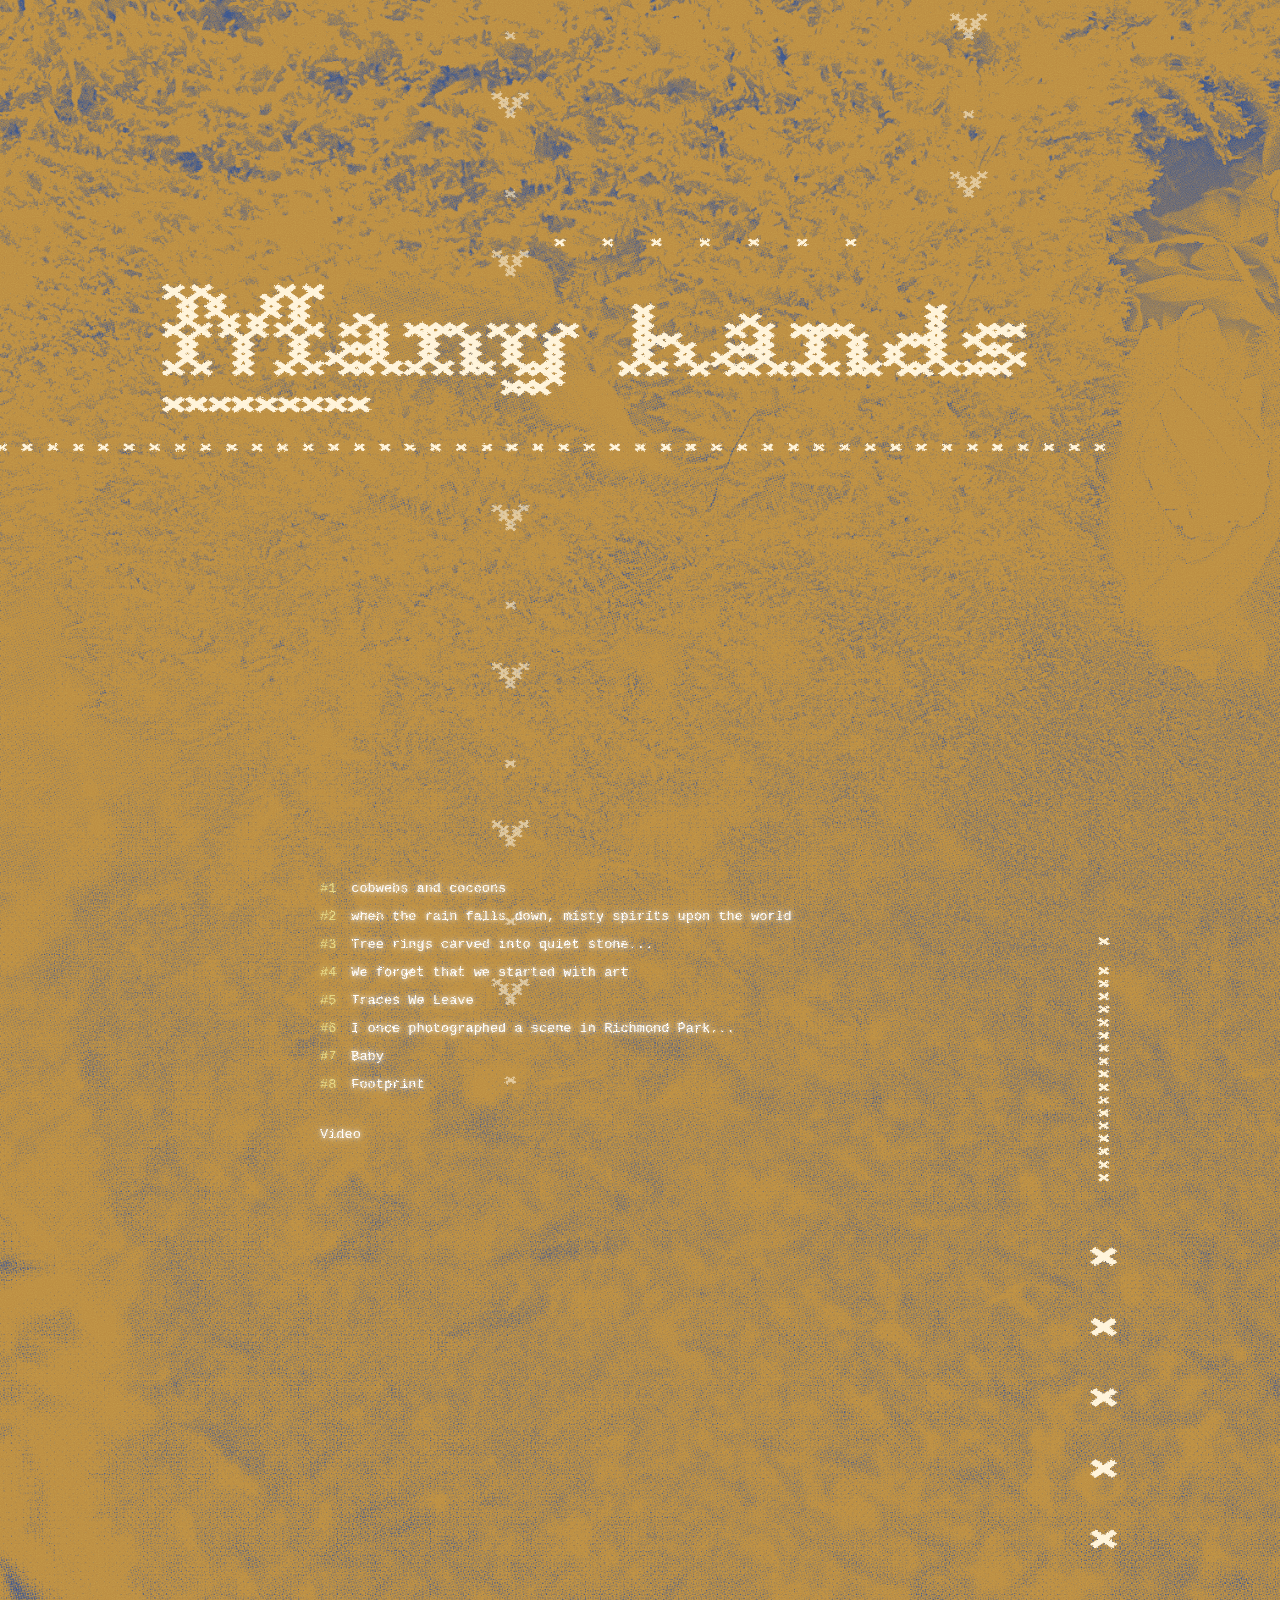
<file: index.html>
<!DOCTYPE html>
<html lang="en">
<head>
  <meta charset="utf-8">
  <meta name="viewport" content="width=device-width, initial-scale=1">
  <title>My Archive</title>
  <link rel="stylesheet" href="style.css">
</head>
<body class="home">
  <!-- Grainy edge effect used by the links (see style.css) -->
  <svg width="0" height="0" style="position:absolute" aria-hidden="true">
    <filter id="grain" x="-10%" y="-10%" width="120%" height="120%">
      <feTurbulence type="fractalNoise" baseFrequency="0.8" numOctaves="2" result="noise"/>
      <feDisplacementMap in="SourceGraphic" in2="noise" scale="2.5" xChannelSelector="R" yChannelSelector="G"/>
    </filter>
    <!-- Slowly flickering grain used by the title pictures -->
    <filter id="shimmer" x="0" y="0" width="100%" height="100%">
      <feTurbulence type="fractalNoise" baseFrequency="0.7" numOctaves="2" seed="1" result="noise">
        <animate attributeName="seed" values="1;2;3;4;5;6;7;8" dur="1.6s"
                 calcMode="discrete" repeatCount="indefinite"/>
      </feTurbulence>
      <feDisplacementMap in="SourceGraphic" in2="noise" scale="3" xChannelSelector="R" yChannelSelector="G"/>
    </filter>
  </svg>

  <!-- One tall page (2 screens high) with the background behind everything -->
  <div class="page">

    <!-- Title picture, top of the page -->
    <picture>
      <source media="(min-width: 768px)" srcset="images/title-desktop.png">
      <img class="title" src="images/title-phone.png" alt="Archive title">
    </picture>

    <!-- Links, lower down on the same background -->
    <div class="menu">
      <ol class="links">
        <li><a href="page1.html">cobwebs and cocoons</a></li>
        <li><a href="page2.html">when the rain falls down, misty spirits upon the world</a></li>
        <li><a href="page3.html">Tree rings carved into quiet stone...</a></li>
        <li><a href="page4.html">We forget that we started with art</a></li>
        <li><a href="page5.html">Traces We Leave </a></li>
        <li><a href="page6.html">I once photographed a scene in Richmond Park...</a></li>
        <li><a href="page7.html">Baby</a></li>
        <li><a href="page8.html">Footprint</a></li>
      </ol>
      <p class="video-link"><a href="video.html">Video</a></p>
    </div>

  </div>
</body>
</html>
</file>
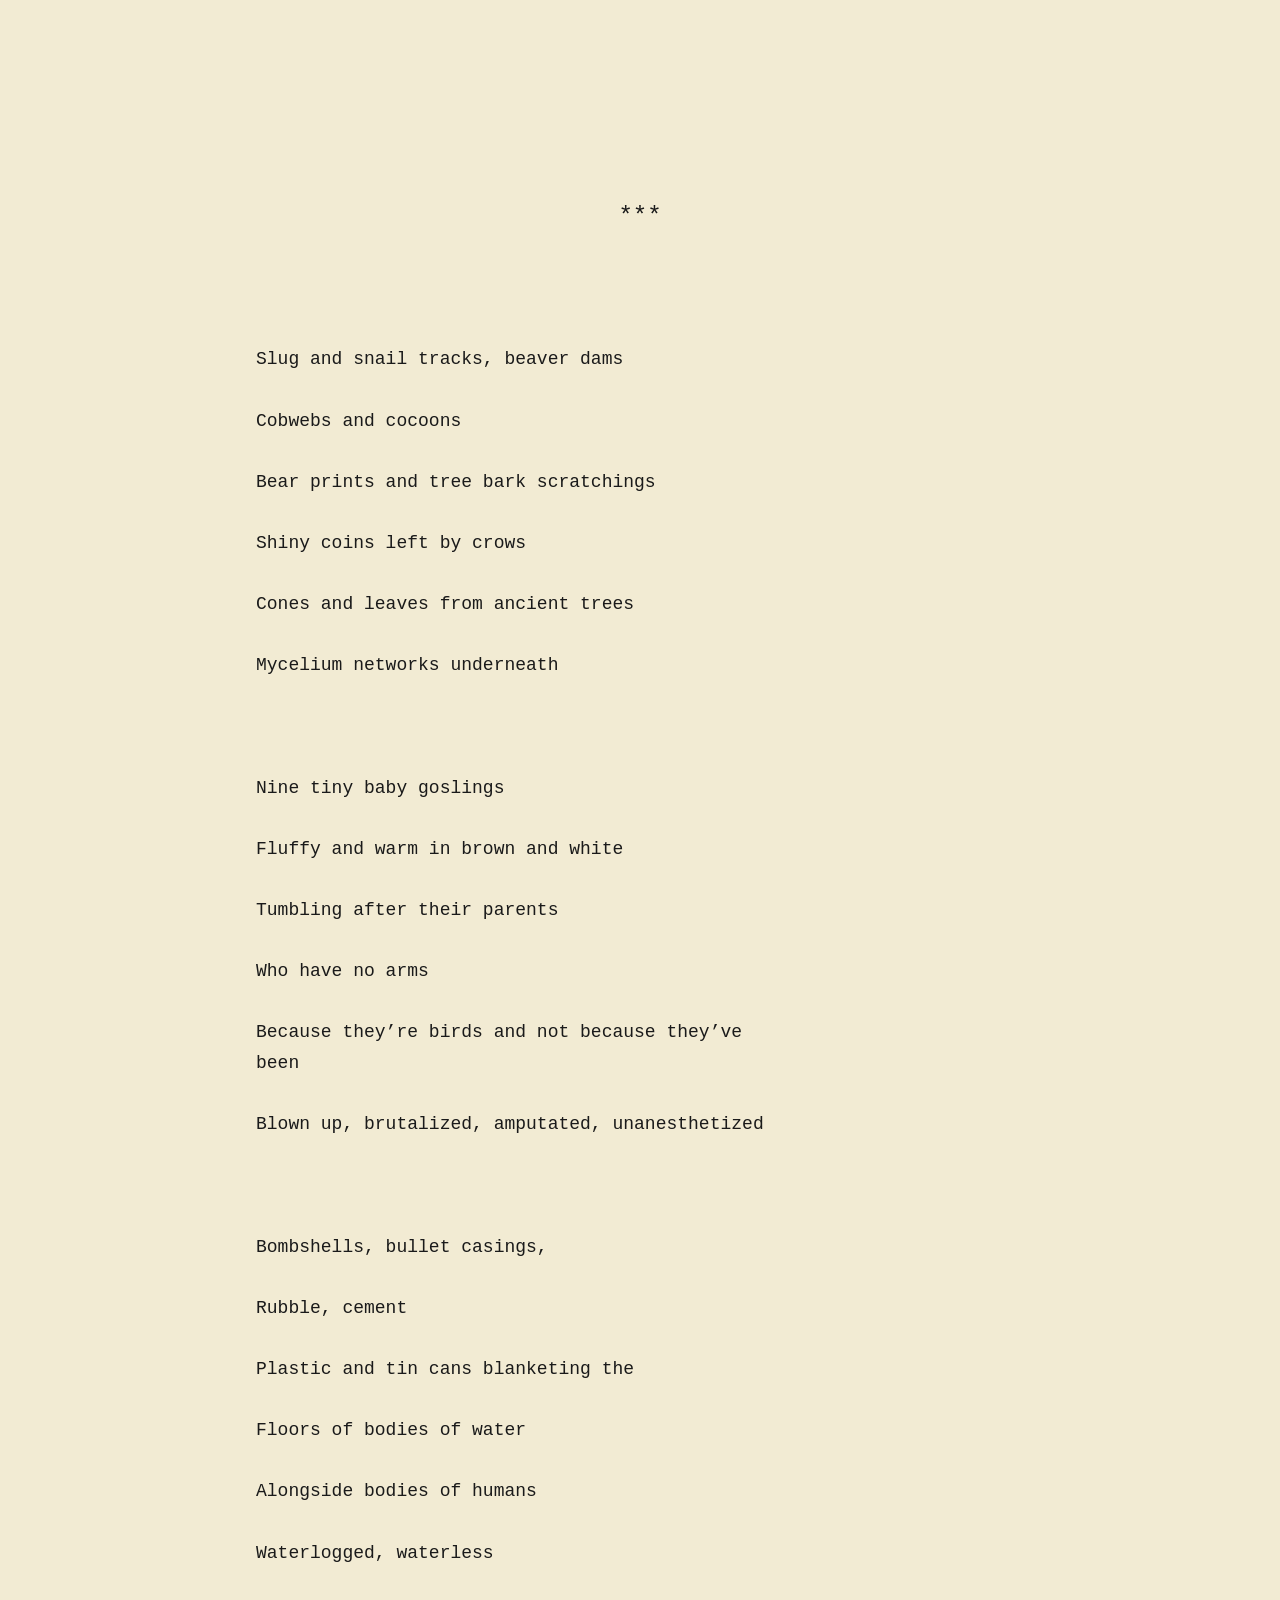
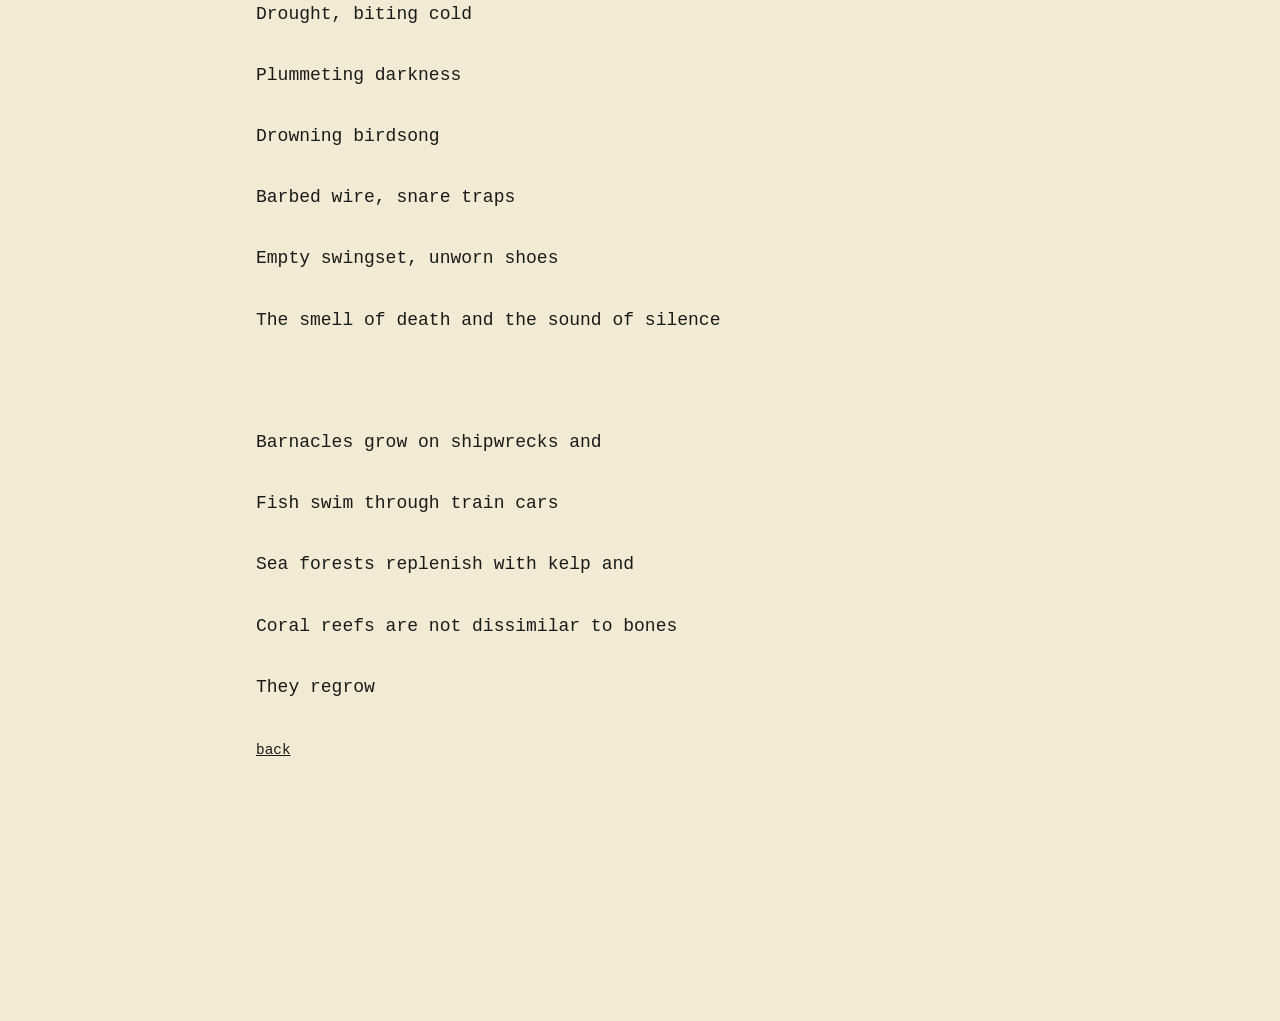
<file: page1.html>
<!DOCTYPE html>
<html lang="en">
<head>
  <meta charset="utf-8">
  <meta name="viewport" content="width=device-width, initial-scale=1">
  <title>cowebs and cocoons</title>
  <link rel="stylesheet" href="style.css">
</head>
<body class="poem">
  <p class="stars">***</p>

  <!-- Replace the text below with yours. Each <p> is a paragraph or stanza;
       line breaks inside a <p> are kept exactly as you type them. -->
  <article class="text">
    <p>Slug and snail tracks, beaver dams 

Cobwebs and cocoons 

Bear prints and tree bark scratchings 

Shiny coins left by crows 

Cones and leaves from ancient trees 

Mycelium networks underneath 

 

Nine tiny baby goslings 

Fluffy and warm in brown and white 

Tumbling after their parents 

Who have no arms 

Because they’re birds and not because they’ve been 

Blown up, brutalized, amputated, unanesthetized 

 

Bombshells, bullet casings, 

Rubble, cement 

Plastic and tin cans blanketing the 

Floors of bodies of water 

Alongside bodies of humans 

Waterlogged, waterless 

Drought, biting cold 

Plummeting darkness 

Drowning birdsong 

Barbed wire, snare traps 

Empty swingset, unworn shoes 

The smell of death and the sound of silence 

 

Barnacles grow on shipwrecks and  

Fish swim through train cars 

Sea forests replenish with kelp and 

Coral reefs are not dissimilar to bones 

They regrow </p>

    <p class="back"><a href="index.html">back</a></p>
  </article>
</body>
</html>
</file>
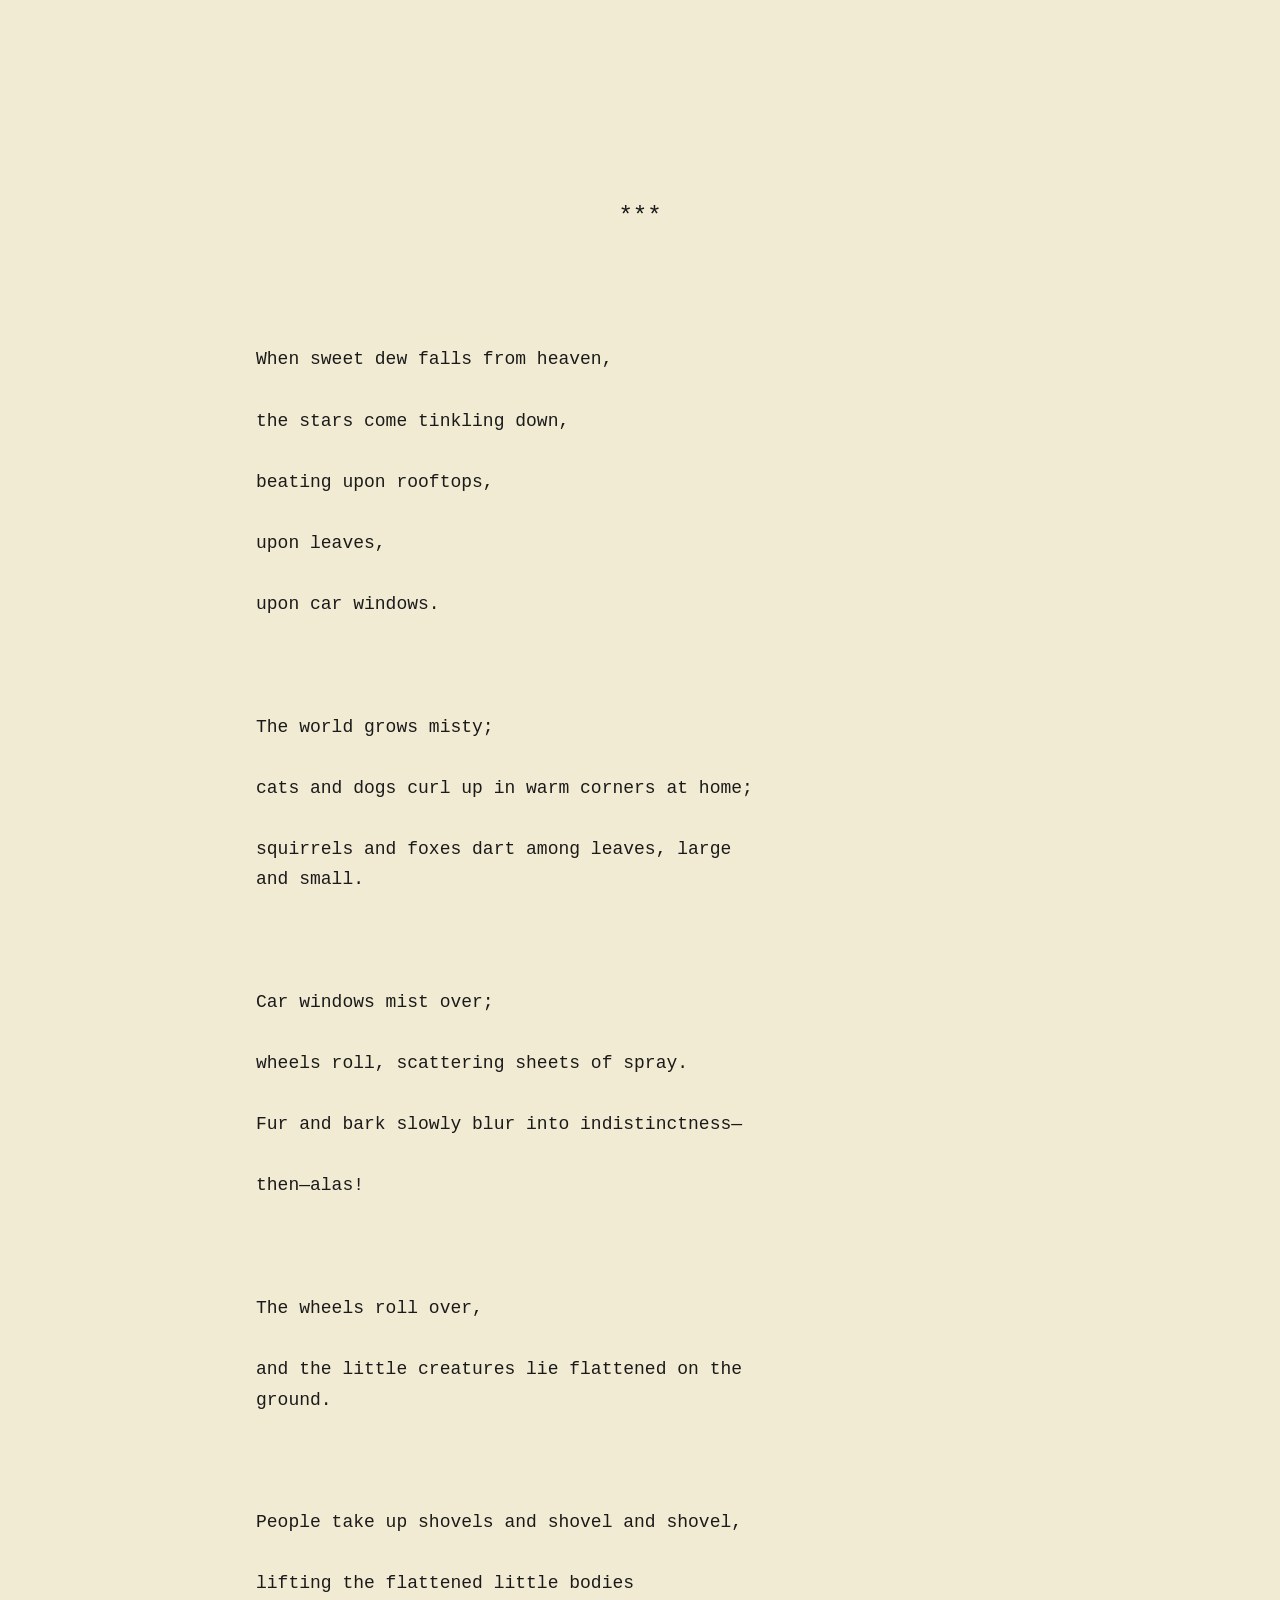
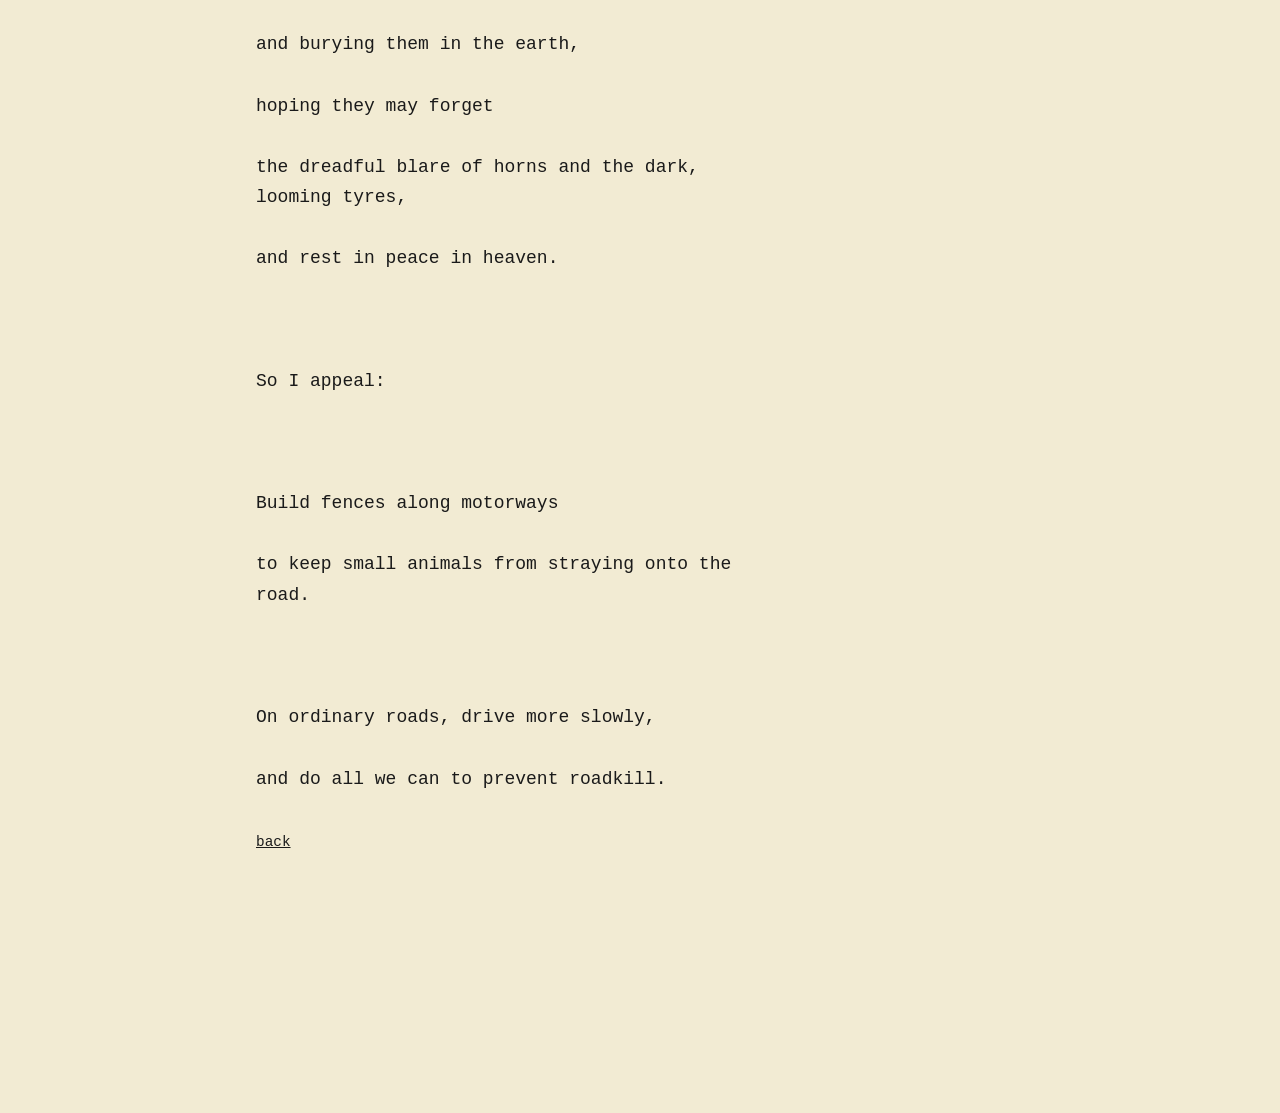
<file: page2.html>
<!DOCTYPE html>
<html lang="en">
<head>
  <meta charset="utf-8">
  <meta name="viewport" content="width=device-width, initial-scale=1">
  <title>when the rain falls down, misty spirits upon the world</title>
  <link rel="stylesheet" href="style.css">
</head>
<body class="poem">
  <p class="stars">***</p>

  <!-- Replace the text below with yours. Each <p> is a paragraph or stanza;
       line breaks inside a <p> are kept exactly as you type them. -->
  <article class="text">
    <p>When sweet dew falls from heaven, 

the stars come tinkling down, 

beating upon rooftops, 

upon leaves, 

upon car windows. 

  

The world grows misty; 

cats and dogs curl up in warm corners at home; 

squirrels and foxes dart among leaves, large and small. 

  

Car windows mist over; 

wheels roll, scattering sheets of spray. 

Fur and bark slowly blur into indistinctness— 

then—alas! 

  

The wheels roll over, 

and the little creatures lie flattened on the ground. 

  

People take up shovels and shovel and shovel, 

lifting the flattened little bodies 

and burying them in the earth, 

hoping they may forget 

the dreadful blare of horns and the dark, looming tyres, 

and rest in peace in heaven. 

  

So I appeal: 

  

Build fences along motorways 

to keep small animals from straying onto the road. 

  

On ordinary roads, drive more slowly, 

and do all we can to prevent roadkill. </p>



    <p class="back"><a href="index.html">back</a></p>
  </article>
</body>
</html>
</file>
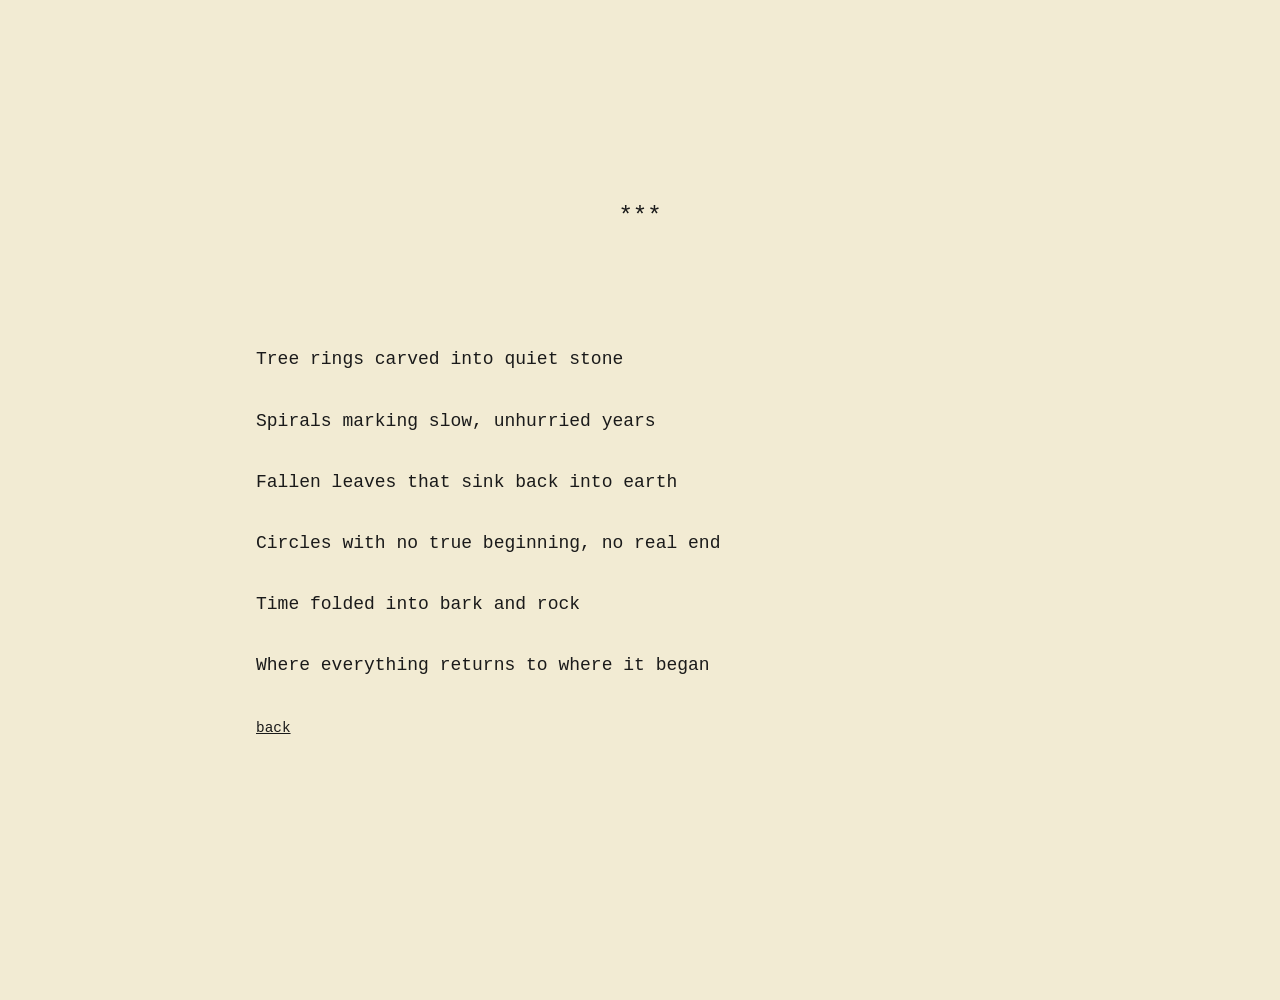
<file: page3.html>
<!DOCTYPE html>
<html lang="en">
<head>
  <meta charset="utf-8">
  <meta name="viewport" content="width=device-width, initial-scale=1">
  <title>Tree rings carved into quiet stone...</title>
  <link rel="stylesheet" href="style.css">
</head>
<body class="poem">
  <p class="stars">***</p>

  <!-- Replace the text below with yours. Each <p> is a paragraph or stanza;
       line breaks inside a <p> are kept exactly as you type them. -->
  <article class="text">
    <p>Tree rings carved into quiet stone 

Spirals marking slow, unhurried years 

Fallen leaves that sink back into earth 

Circles with no true beginning, no real end 

Time folded into bark and rock 

Where everything returns to where it began </p>



    <p class="back"><a href="index.html">back</a></p>
  </article>
</body>
</html>
</file>
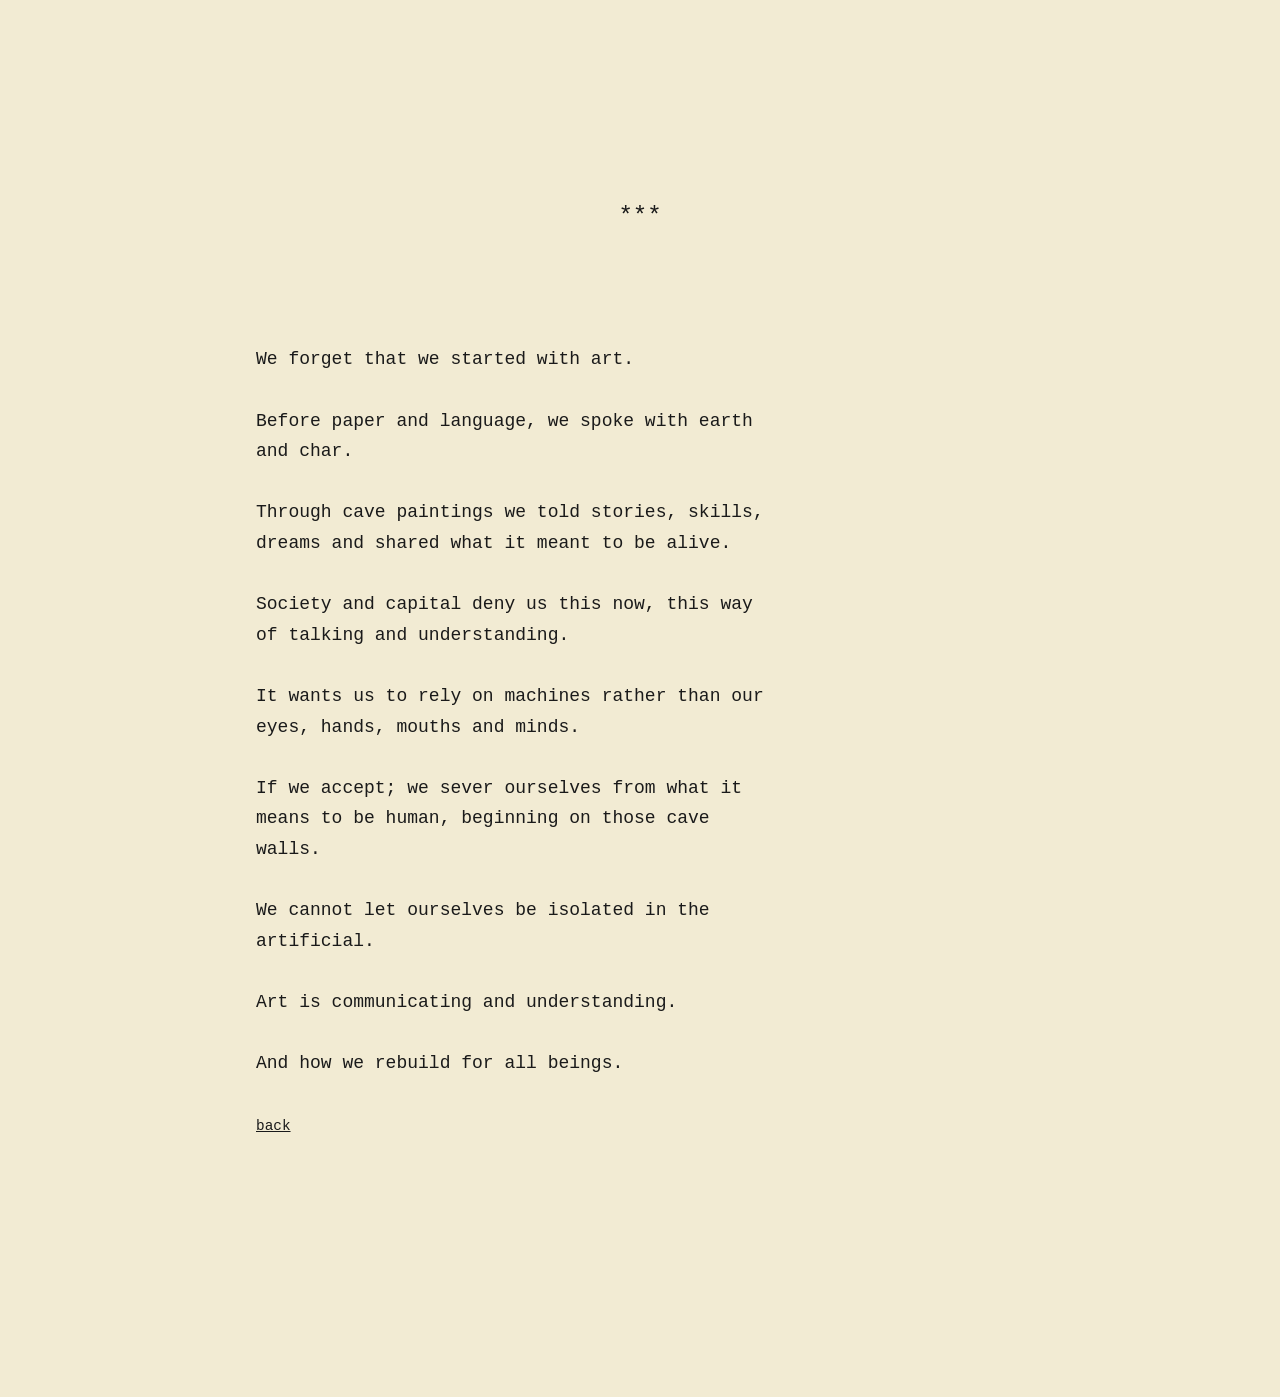
<file: page4.html>
<!DOCTYPE html>
<html lang="en">
<head>
  <meta charset="utf-8">
  <meta name="viewport" content="width=device-width, initial-scale=1">
  <title>We forget that we started with art</title>
  <link rel="stylesheet" href="style.css">
</head>
<body class="poem">
  <p class="stars">***</p>

  <!-- Replace the text below with yours. Each <p> is a paragraph or stanza;
       line breaks inside a <p> are kept exactly as you type them. -->
  <article class="text">
    <p>We forget that we started with art.  

Before paper and language, we spoke with earth and char.  

Through cave paintings we told stories, skills, dreams and shared what it meant to be alive.  

Society and capital deny us this now, this way of talking and understanding.  

It wants us to rely on machines rather than our eyes, hands, mouths and minds.  

If we accept; we sever ourselves from what it means to be human, beginning on those cave walls.  

We cannot let ourselves be isolated in the artificial.  

Art is communicating and understanding.  

And how we rebuild for all beings. </p>



    <p class="back"><a href="index.html">back</a></p>
  </article>
</body>
</html>
</file>
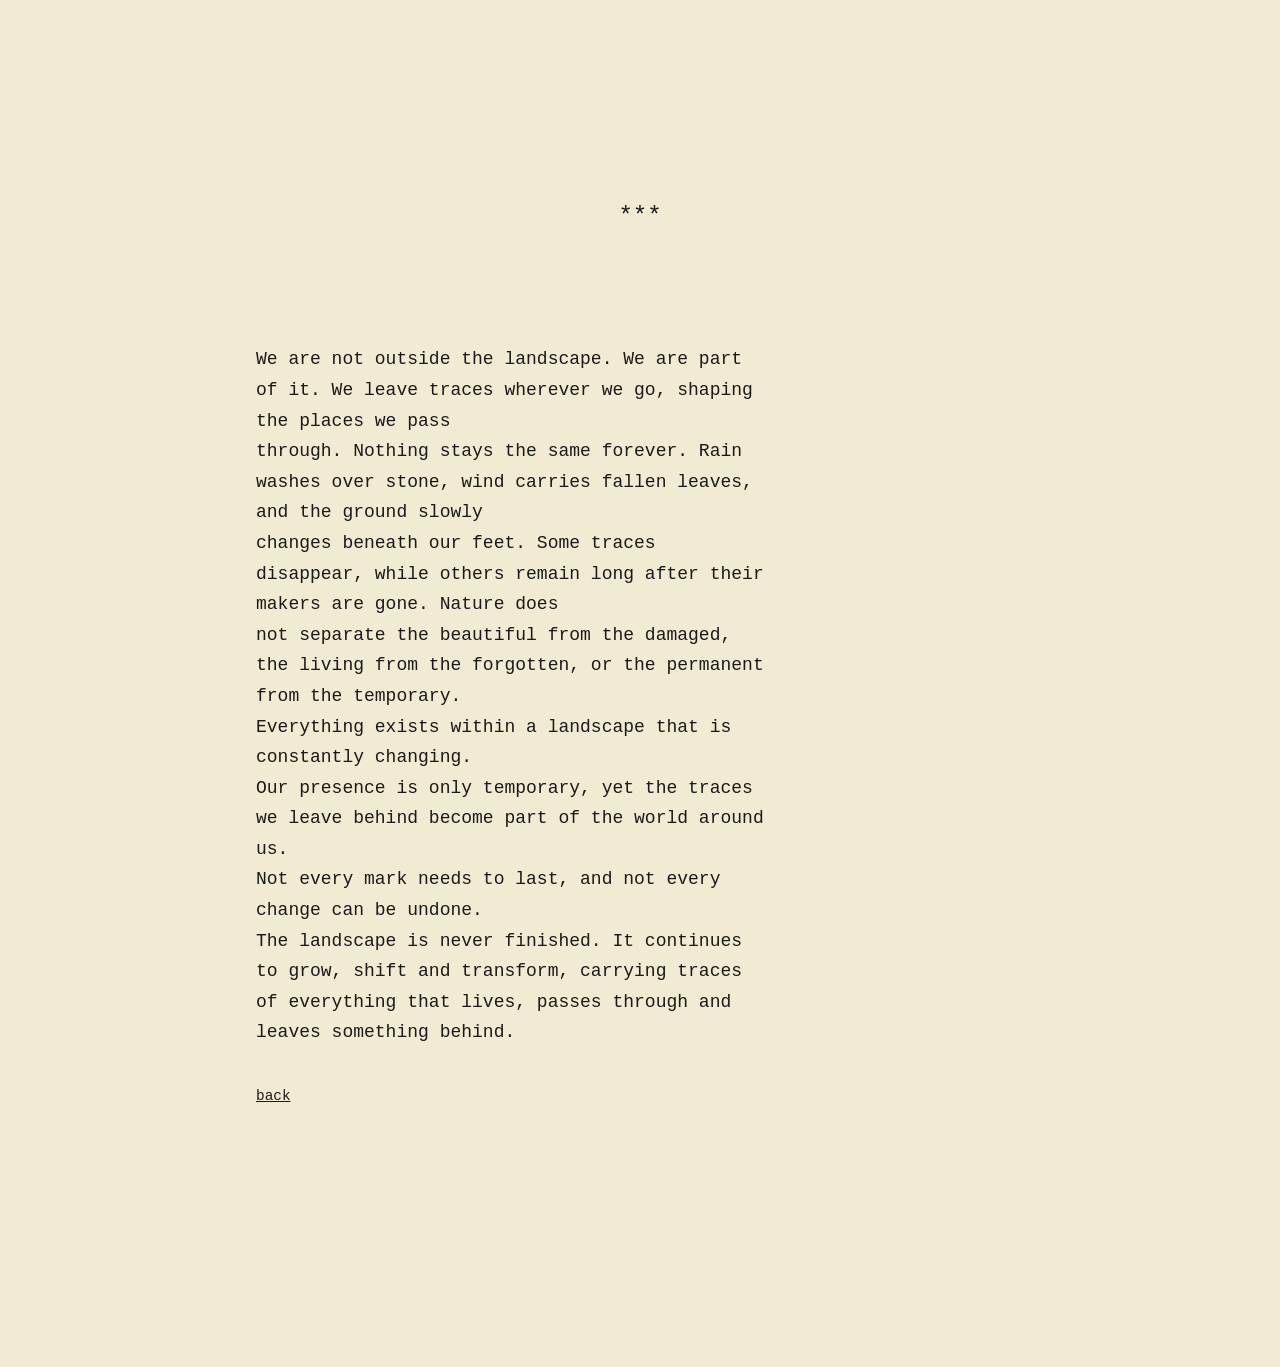
<file: page5.html>
<!DOCTYPE html>
<html lang="en">
<head>
  <meta charset="utf-8">
  <meta name="viewport" content="width=device-width, initial-scale=1">
  <title>Traces We Leave</title>
  <link rel="stylesheet" href="style.css">
</head>
<body class="poem">
  <p class="stars">***</p>

  <!-- Replace the text below with yours. Each <p> is a paragraph or stanza;
       line breaks inside a <p> are kept exactly as you type them. -->
  <article class="text">
    <p>We are not outside the landscape. We are part of it. We leave traces wherever we go, shaping the places we pass 
      through. Nothing stays the same forever. Rain washes over stone, wind carries fallen leaves, and the ground slowly 
      changes beneath our feet. Some traces disappear, while others remain long after their makers are gone. Nature does 
      not separate the beautiful from the damaged, the living from the forgotten, or the permanent from the temporary. 
      Everything exists within a landscape that is constantly changing. 
Our presence is only temporary, yet the traces we leave behind become part of  the world around us.
      Not every mark needs to last, and not every change can be undone. 
The landscape is never finished. It continues to grow, shift and transform, carrying traces of everything that lives, passes through and leaves something behind. </p>



    <p class="back"><a href="index.html">back</a></p>
  </article>
</body>
</html>
</file>
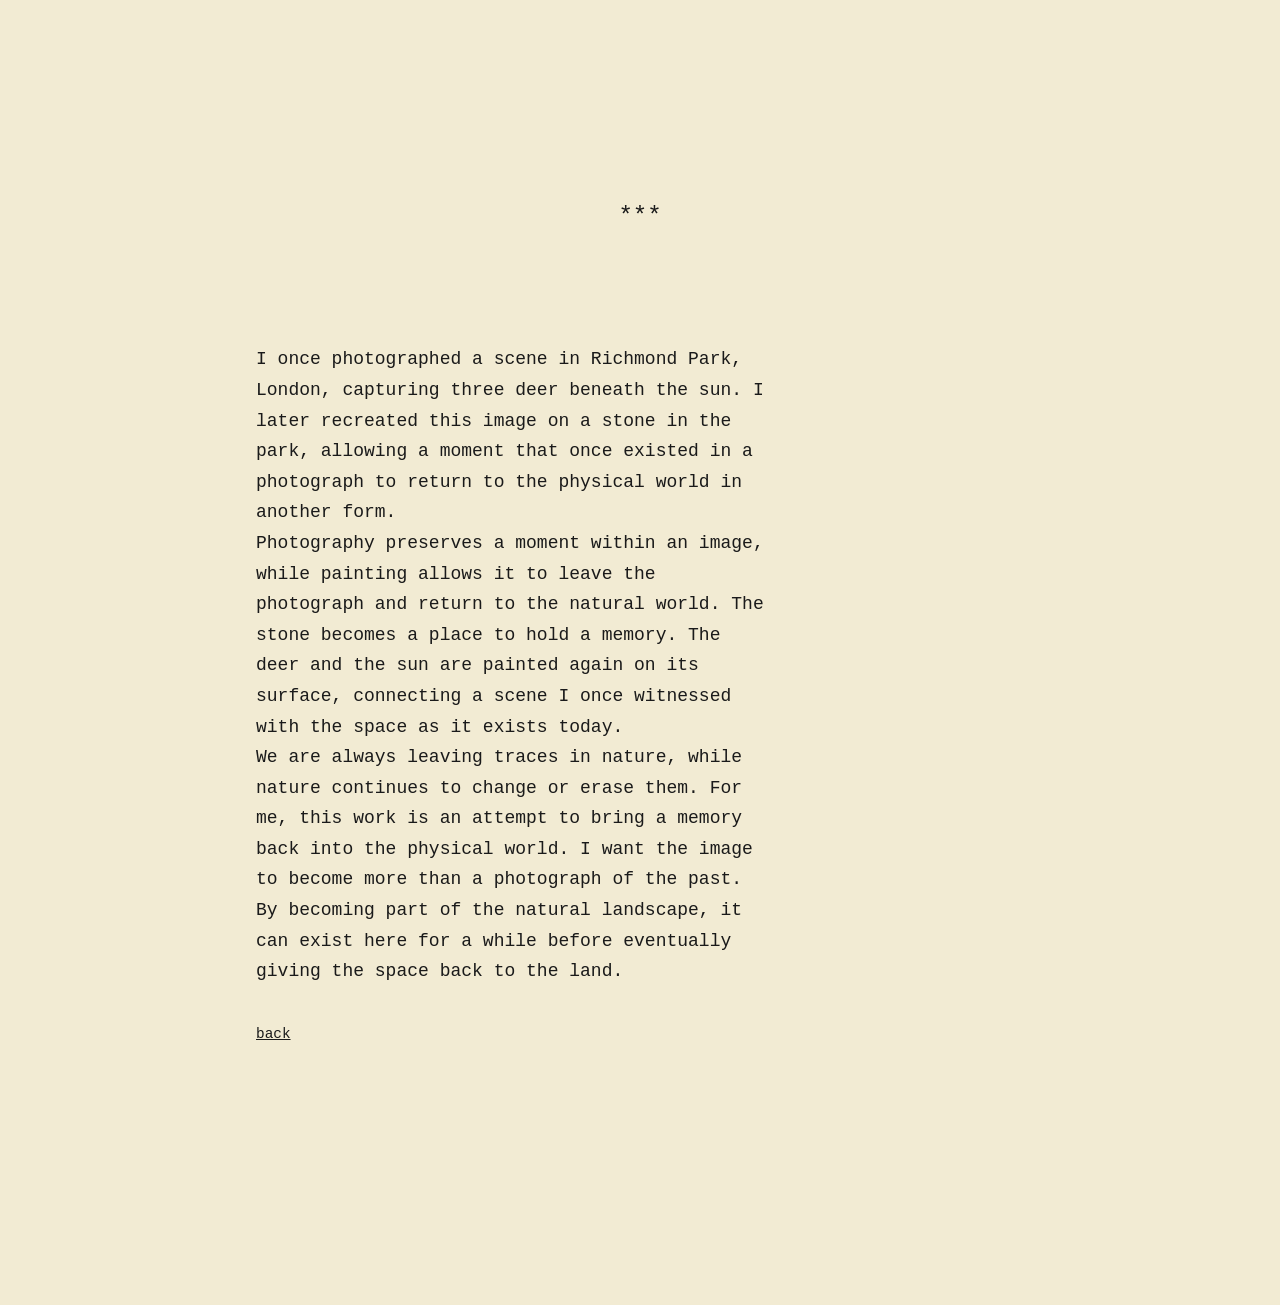
<file: page6.html>
<!DOCTYPE html>
<html lang="en">
<head>
  <meta charset="utf-8">
  <meta name="viewport" content="width=device-width, initial-scale=1">
  <title>I once photographed a scene in Richmond Park</title>
  <link rel="stylesheet" href="style.css">
</head>
<body class="poem">
  <p class="stars">***</p>

  <!-- Replace the text below with yours. Each <p> is a paragraph or stanza;
       line breaks inside a <p> are kept exactly as you type them. -->
  <article class="text">
    <p>I once photographed a scene in Richmond Park, London, capturing three deer beneath the sun. I later recreated this image on a stone in the park, allowing a moment that once existed in a photograph to return to the physical world in another form. 
Photography preserves a moment within an image, while painting allows it to leave the photograph and return to the natural world. The stone becomes a place to hold a memory. The deer and the sun are painted again on its surface, connecting a scene I once witnessed with the space as it exists today. 
We are always leaving traces in nature, while nature continues to change or erase them. For me, this work is an attempt to bring a memory back into the physical world. I want the image to become more than a photograph of the past. By becoming part of the natural landscape, it can exist here for a while before eventually giving the space back to the land. </p>


    <p class="back"><a href="index.html">back</a></p>
  </article>
</body>
</html>
</file>
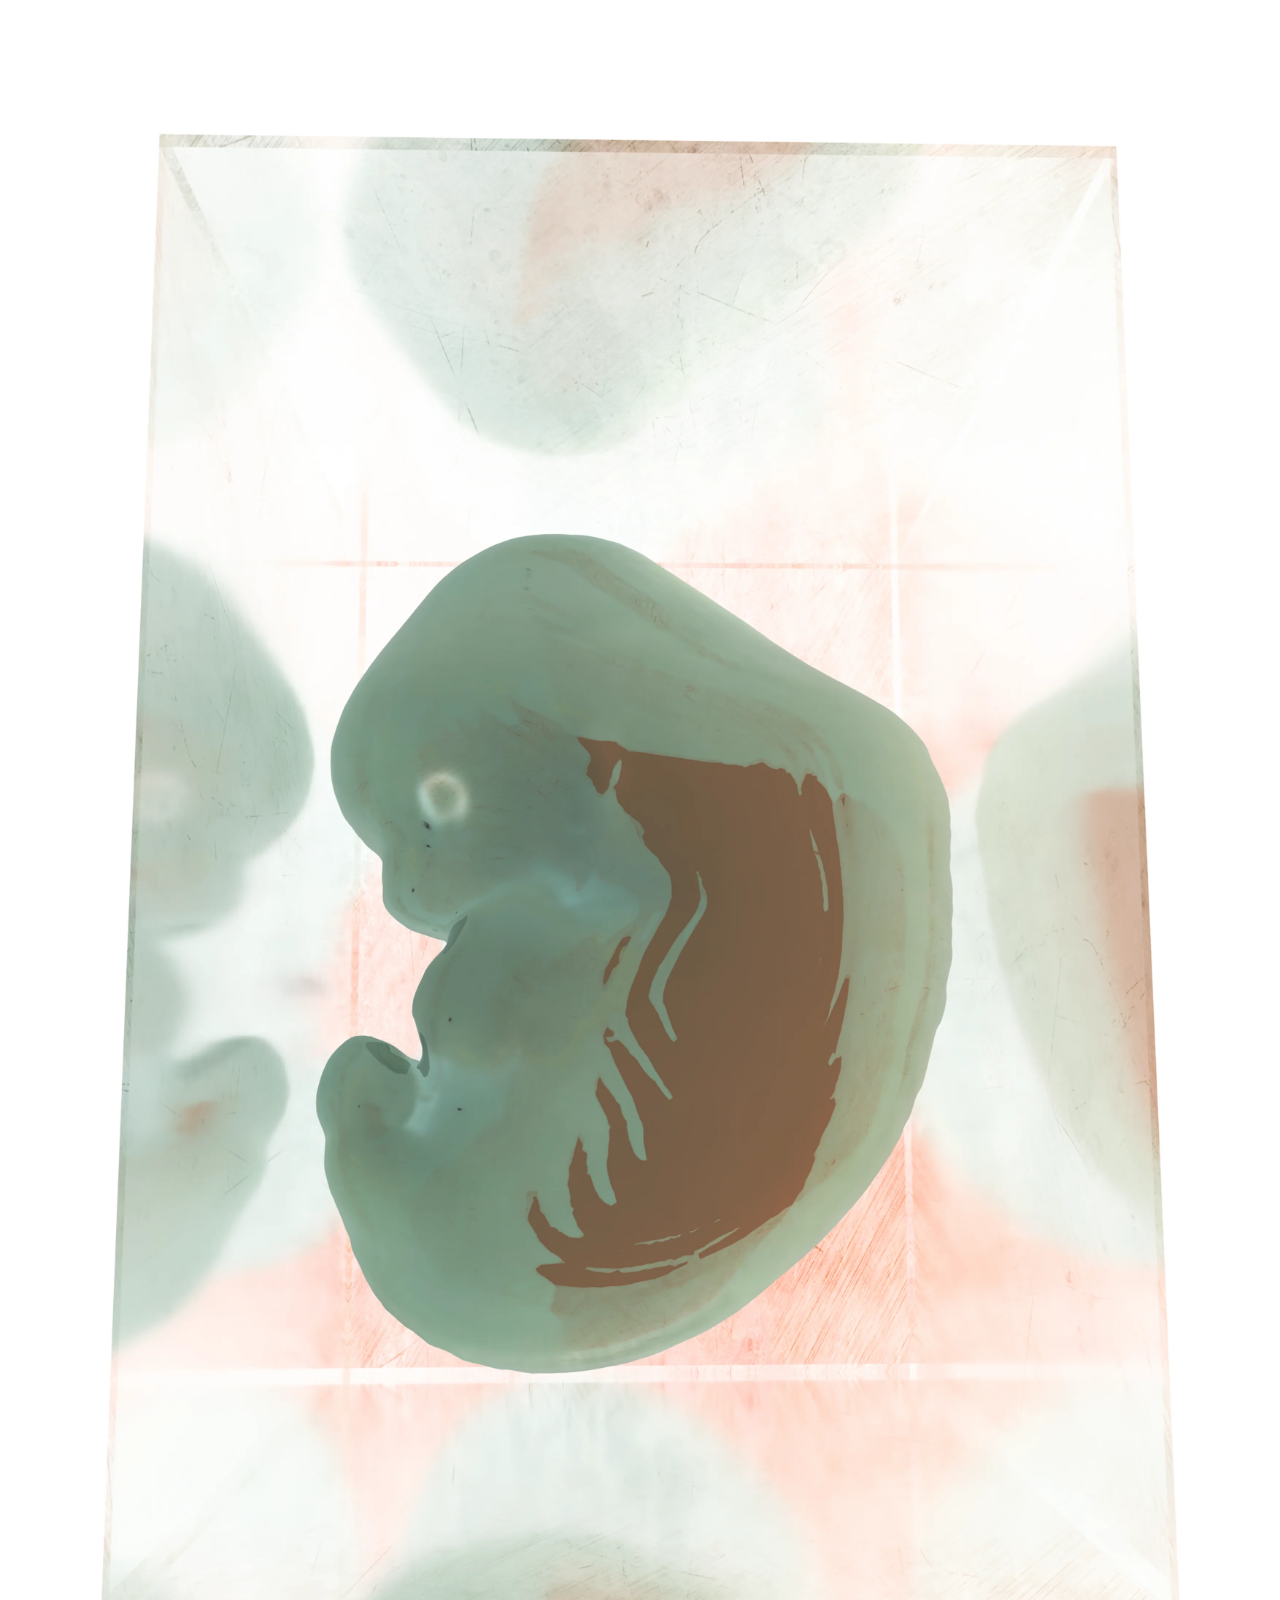
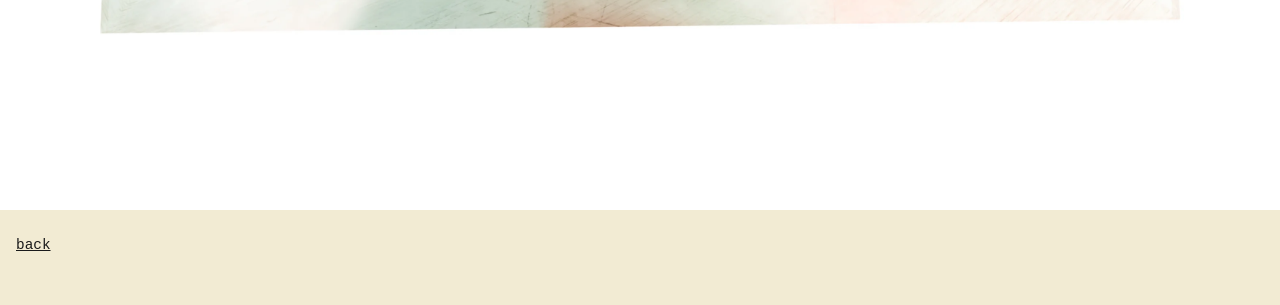
<file: page7.html>
<!DOCTYPE html>
<html lang="en">
<head>
  <meta charset="utf-8">
  <meta name="viewport" content="width=device-width, initial-scale=1">
  <title>Baby</title>
  <link rel="stylesheet" href="style.css">
</head>
<body class="picture">
  <!-- Replace images/picture7.png with your picture (or change the name below) -->
  <img src="images/picture7.webp" alt="">
  <p class="back"><a href="index.html">back</a></p>
</body>
</html>
</file>
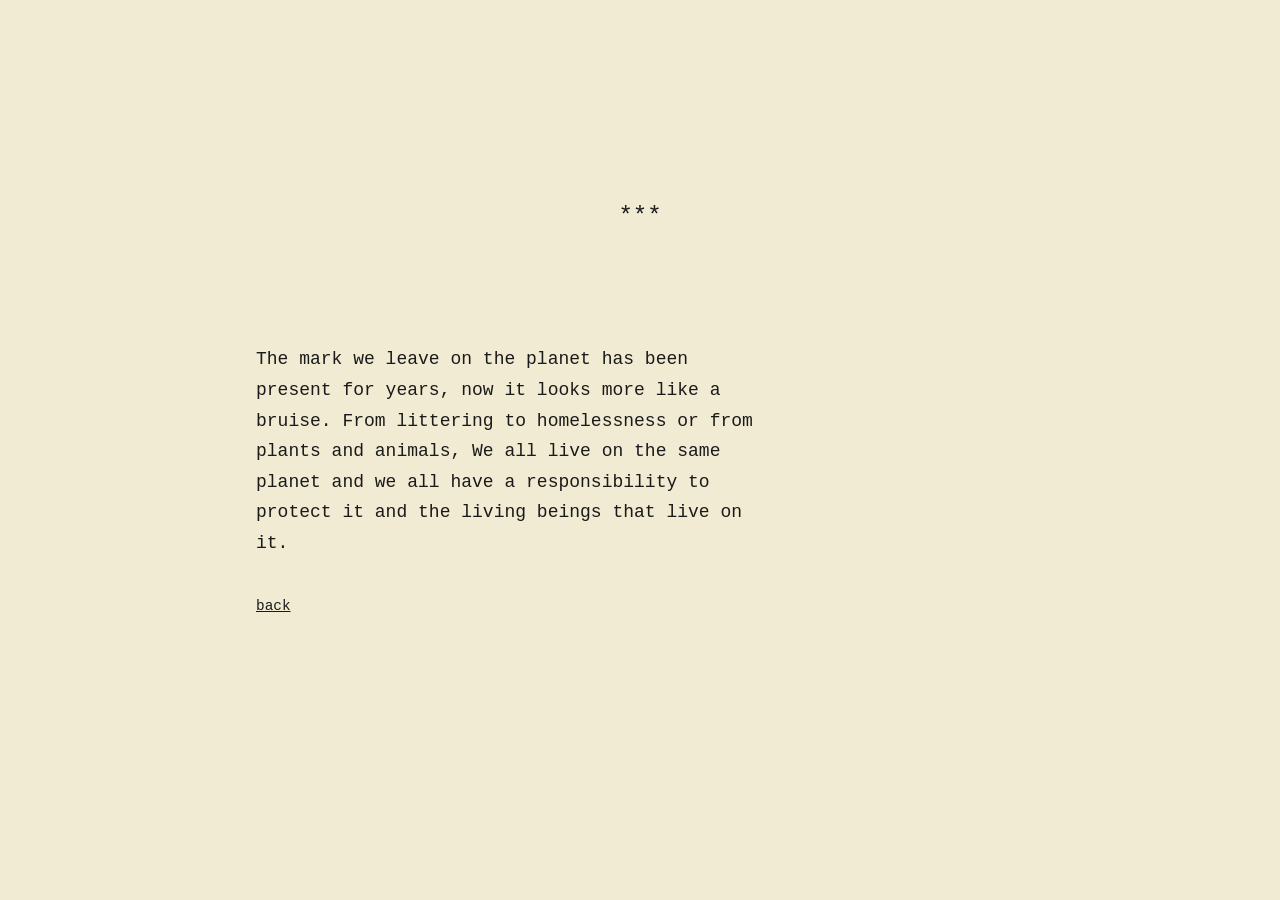
<file: page8.html>
<!DOCTYPE html>
<html lang="en">
<head>
  <meta charset="utf-8">
  <meta name="viewport" content="width=device-width, initial-scale=1">
  <title>Footprint</title>
  <link rel="stylesheet" href="style.css">
</head>
<body class="poem">
  <p class="stars">***</p>


  <article class="text">
    <p>The mark we leave on the planet has been present for years, now it looks more like a bruise. From littering to homelessness or from plants and animals, We all live on the same planet and we all have a responsibility to protect it and the living beings that live on it. </p>


    <p class="back"><a href="index.html">back</a></p>
  </article>
</body>
</html>
</file>
<file: style.css>
:root {
  --paper: #ecebe6;
  --ink: #1a1a1a;
  --link: #1d3fbb;
}
@media (prefers-color-scheme: dark) {
  :root { --paper: #181818; --ink: #e6e4dc; --link: #8fa8ff; }
}

* { box-sizing: border-box; }

body {
  margin: 0;
  background: var(--paper);
  color: var(--ink);
  font-family: "Courier New", Courier, monospace;
  font-size: 1.125rem;
  line-height: 1.6;
}

a { color: var(--link); }
a:hover { background: var(--link); color: var(--paper); }
a:focus-visible { outline: 2px solid var(--link); outline-offset: 2px; }

/* ---------- Index page ---------- */

/* The picture fits the screen WIDTH (phone and computer). The page is as
   tall as the title picture, and the background fills behind it. */
.home .page {
  position: relative;
  min-height: 100vh;
  min-height: 100svh;   /* safety: page never collapses if the title image fails to load */
  background: url("images/background.png") center / cover no-repeat;
}

.home picture {
  display: block;
  filter: url(#shimmer);             /* flickering grain; delete this line to turn off */
}
.home .title {
  display: block;
  width: 100%;
  height: auto;
  animation: glow 5s ease-in-out infinite;
}

/* Soft breathing glow around the title artwork */
@keyframes glow {
  0%, 100% { filter: drop-shadow(0 0 3px rgba(255, 244, 200, 0.35)); }
  50%      { filter: drop-shadow(0 0 12px rgba(255, 244, 200, 0.9)); }
}

/* People who turned off motion on their device get a still picture */
@media (prefers-reduced-motion: reduce) {
  .home .title { animation: none; }
}

/* Links lower down: top: 55% = a bit past the middle of the page.
   The menu is split into 4 equal columns; everything sits in column 2. */
.home .menu {
  position: absolute;
  top: 55%;             /* 55% of the page height, on phone and desktop */
  left: 0;
  right: 0;
  display: grid;
  grid-template-columns: repeat(4, 1fr);
}
.home .menu > * { grid-column: 2 / 4; }   /* columns 2 and 3 */

.home .links {
  margin: 0 0 1.25rem;
  padding: 0;
  list-style: none;
  counter-reset: item;
  filter: url(#grain);               /* grainy/dithered edge; delete this line to turn off */
}
.home .links li {
  counter-increment: item;
  position: relative;
  padding-left: 2.3em;               /* wrapped lines stay neatly aligned */
  margin-bottom: 0.6rem;
  font-size: 0.85rem;
  line-height: 1.35;
}
.home .links li::before {
  content: "#" counter(item);
  position: absolute;
  left: 0;
  color: #e9dc8a;                    /* yellowish number */
  text-shadow: 0 0 6px rgba(233, 220, 138, 0.8);
}

/* White links with a soft glow, no underline */
.home .menu a {
  color: #fff;
  text-decoration: none;
  background: none;
  text-shadow: 0 0 4px rgba(255, 255, 255, 0.9),
               0 0 12px rgba(255, 255, 255, 0.55);
}
.home .menu a:hover,
.home .menu a:focus-visible {
  background: none;
  color: #fff;
  text-shadow: 0 0 6px #fff, 0 0 18px rgba(255, 255, 255, 0.9);
  outline: none;
}

.home .video-link {
  margin: 0;
  font-size: 0.85rem;
  filter: url(#grain);
}

/* ---------- Other pages (video etc.) ---------- */
main {
  max-width: 36rem;
  margin: 0 auto;
  padding: 1rem;
}
video, .embed iframe {
  width: 100%;
  display: block;
}
.embed { position: relative; aspect-ratio: 16 / 9; }
.embed iframe { height: 100%; border: 0; }

/* ---------- Text / poem pages (page1.html ... page6.html) ---------- */
:root { --cream: #f2ebd3; }          /* page colour: change to match your links */

.poem {
  background: var(--cream);
  color: #1a1a1a;                    /* stays dark even in dark mode */
}

/* *** at the top, centred on the whole page */
.poem .stars {
  margin: 0;
  padding-top: 22vh;                 /* big top margin */
  text-align: center;
  font-size: 1.5rem;
}

/* Poem: columns 2 and 3 of 5 (starts 20% in, 40% wide) */
.poem .text {
  margin: 12vh 0 0 20%;
  width: 40%;
  padding-bottom: 25vh;              /* room to scroll past the end */
  font-size: 1.125rem;
  line-height: 1.7;
}
.poem .text p { margin: 0 0 1.75em; white-space: pre-line; }

.poem .back a { color: #1a1a1a; font-size: 0.9rem; }
.poem .back a:hover { background: #1a1a1a; color: var(--cream); }

/* Justified text: add the word "prose" to the article (class="text prose") */
.poem .prose {
  text-align: justify;
  hyphens: auto;                     /* delete this line to stop words being split */
  -webkit-hyphens: auto;
}
.poem .prose p { white-space: normal; }

/* Phone: the block sits a little left of centre (9% left, 13% right).
   POEMS: the font size is calculated so a line of --chars characters fits the width
   without wrapping. Raise --chars for smaller text, lower it for bigger text.
   For one page only: <body class="poem" style="--chars: 40">
   PROSE has its own fixed size and is justified. */
@media (max-width: 767px) {
  .poem { --chars: 38; }
  .poem .stars { padding-top: 14vh; }
  .poem .text {
    margin: 8vh 13vw 0 9vw;
    width: auto;
    font-size: calc(78vw / (var(--chars) * 0.6));
  }
  .poem .prose { font-size: 0.95rem; line-height: 1.6; }
}

/* ---------- Title animation extras (work on phones too) ---------- */

/* Flickering noise laid over the whole page, under the links */
.home .page::after {
  content: "";
  position: absolute;
  inset: 0;
  z-index: 1;
  pointer-events: none;
  background: url("data:image/svg+xml,%3Csvg%20xmlns%3D%27http%3A%2F%2Fwww.w3.org%2F2000%2Fsvg%27%20width%3D%27220%27%20height%3D%27220%27%3E%3Cfilter%20id%3D%27n%27%3E%3CfeTurbulence%20type%3D%27fractalNoise%27%20baseFrequency%3D%270.9%27%20numOctaves%3D%272%27%20stitchTiles%3D%27stitch%27%2F%3E%3CfeColorMatrix%20type%3D%27saturate%27%20values%3D%270%27%2F%3E%3C%2Ffilter%3E%3Crect%20width%3D%27100%25%27%20height%3D%27100%25%27%20filter%3D%27url%28%23n%29%27%2F%3E%3C%2Fsvg%3E") 0 0 / 220px 220px;
  mix-blend-mode: overlay;
  opacity: 0.25;
  animation: grain-jump 0.9s steps(1) infinite,
             grain-pulse 5s ease-in-out infinite;
}
.home .menu { z-index: 2; }

@keyframes grain-jump {
  0%   { background-position: 0 0; }
  16%  { background-position: -60px 40px; }
  33%  { background-position: 90px -70px; }
  50%  { background-position: -30px -110px; }
  66%  { background-position: 120px 60px; }
  83%  { background-position: -100px 20px; }
}
@keyframes grain-pulse {
  0%, 100% { opacity: 0.12; }
  50%      { opacity: 0.45; }
}

/* Phone: bigger, brighter glow, because the picture is shown smaller */
@media (max-width: 767px) {
  .home .title { animation: glow-phone 4s ease-in-out infinite; }
}
@keyframes glow-phone {
  0%, 100% { filter: drop-shadow(0 0 4px rgba(255, 244, 200, 0.5)) brightness(1); }
  50%      { filter: drop-shadow(0 0 22px rgba(255, 244, 200, 1)) brightness(1.18); }
}

@media (prefers-reduced-motion: reduce) {
  .home .page::after { animation: none; opacity: 0.2; }
  .home .title { animation: none; }
}

/* ---------- Picture page (page7.html): picture fits the screen width ---------- */
.picture {
  background: var(--cream);
  color: #1a1a1a;
}
.picture img {
  display: block;
  width: 100%;
  height: auto;
}
.picture .back {
  margin: 0;
  padding: 1.5rem 1rem 3rem;
  font-size: 0.9rem;
}
.picture .back a { color: #1a1a1a; }
.picture .back a:hover { background: #1a1a1a; color: var(--cream); }

/* ---------- Video page: same layout as the text pages ---------- */
.poem video,
.poem .embed {
  display: block;
  width: 100%;
  height: auto;
  margin-bottom: 1.75em;
}
</file>
